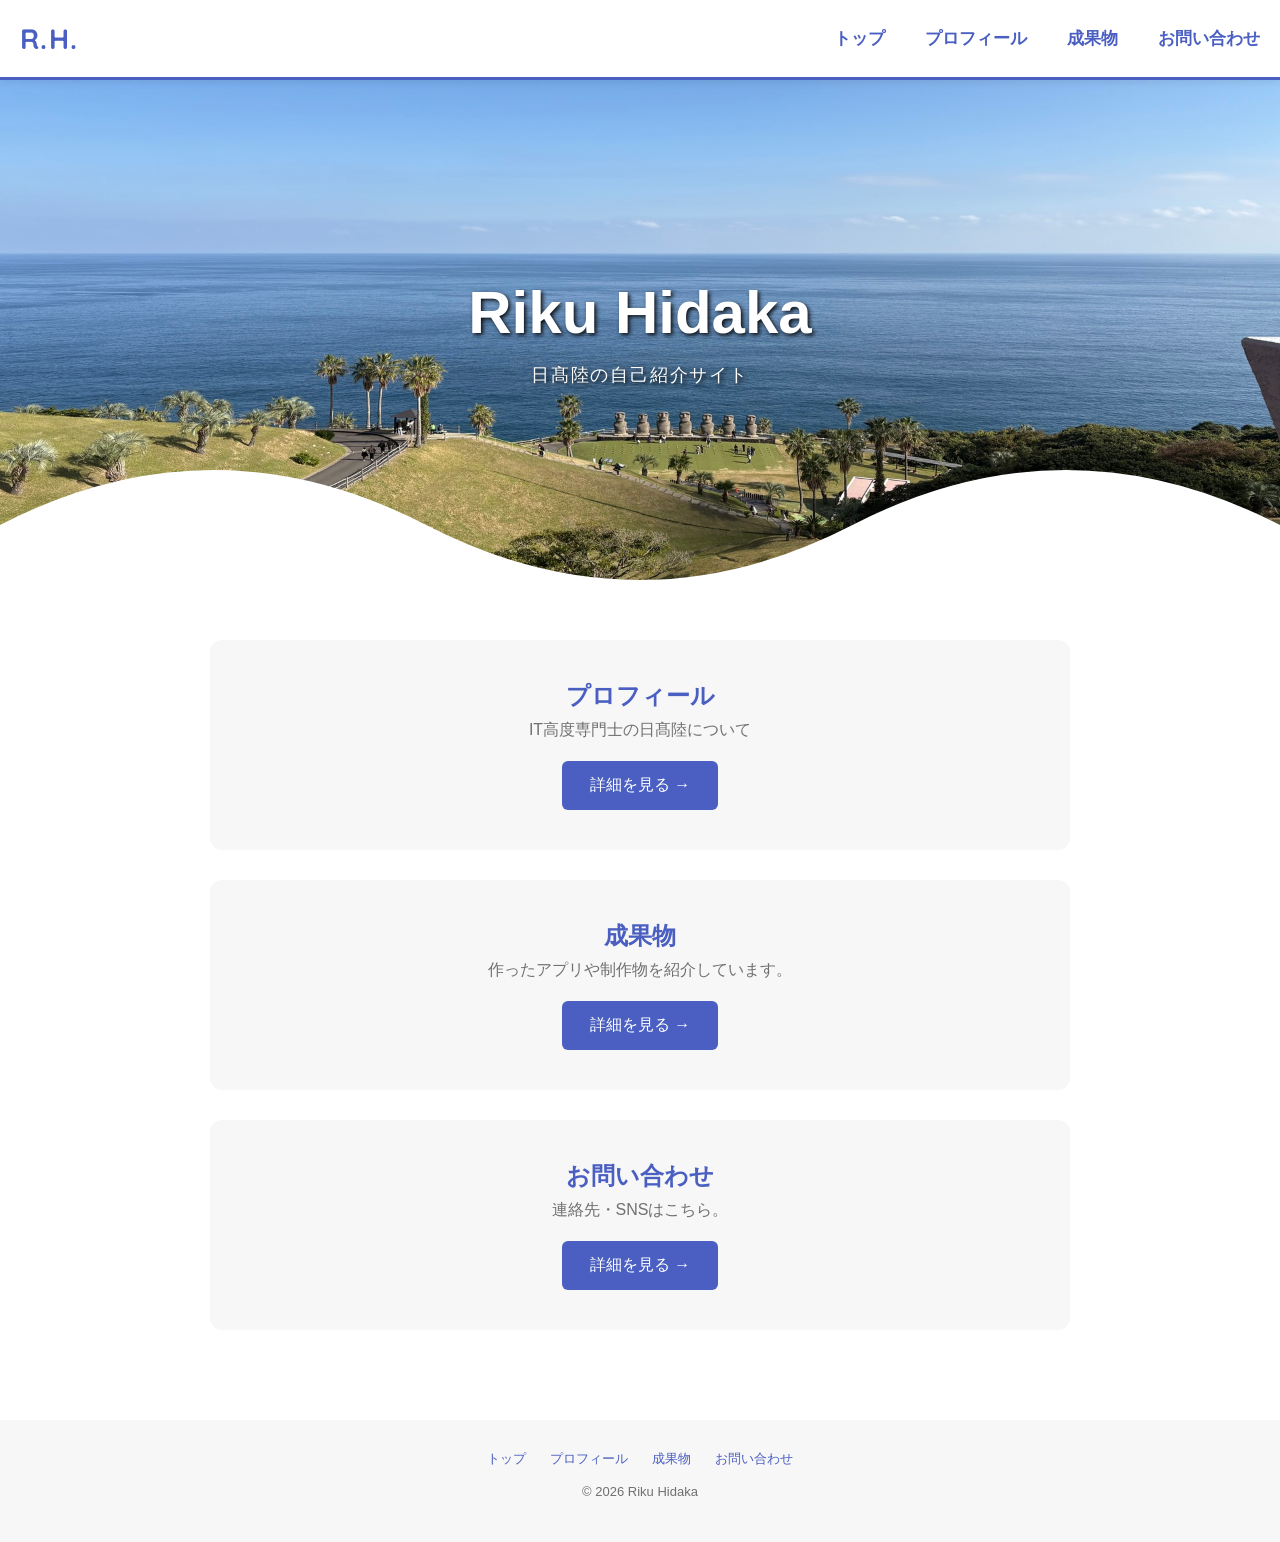
<file: index.html>
<!DOCTYPE html>
<html lang="ja">

<head>
    <meta charset="UTF-8">
    <meta name="viewport" content="width=device-width, initial-scale=1.0">
    <title>日髙陸|ポートフォリオ</title>
    <meta name="description" content="日高陸の自己紹介サイト">
    <link rel="stylesheet" href="css/style.css">
    <script src="js/script.js" defer></script>
    <link href="https://fonts.googleapis.com/css2?family=Quicksand:wght@700&display=swap" rel="stylesheet">
</head>

<body>
    <header id="header">
        <h1 class="logo"><a href="index.html">R.H.</a></h1>
        <div class="hambuger">
            <span></span>
            <span></span>
            <span></span>
        </div>
        <nav class="navi">
            <ul class="menu">
                <li><a href="index.html">トップ</a></li>
                <li><a href="profile.html">プロフィール</a></li>
                <li><a href="">成果物</a></li>
                <li><a href="">お問い合わせ</a></li>
            </ul>
        </nav>
    </header>

    <main>
        <section class="mainvisual">
            <img src="img/mainvisual.jpeg" alt="風景">
            <div class="mainvisual-text">
                <h2>Riku Hidaka</h2>
                <p>日髙陸の自己紹介サイト</p>
            </div>
            <svg class="wave" viewBox="0 0 100 20" preserveAspectRatio="none" xmlns="http://www.w3.org/2000/svg">
                <path d="M0,10 q16.65,-20 33.3,0 t33.3,0 t33.4,0 L100,20 L0,20 Z" fill="#ffffff"></path>
            </svg>
        </section>
        <div class="container">
            <section class="guide">
                <h3>プロフィール</h3>
                <p>IT高度専門士の日髙陸について</p>
                <a href="profile.html" class="btn">詳細を見る →</a>
            </section>

            <section class="guide">
                <h3>成果物</h3>
                <p>作ったアプリや制作物を紹介しています。</p>
                <a href="works.html" class="btn">詳細を見る →</a>
            </section>

            <section class="guide">
                <h3>お問い合わせ</h3>
                <p>連絡先・SNSはこちら。</p>
                <a href="contact.html" class="btn">詳細を見る →</a>
            </section>
        </div>

    </main>

    <footer id="footer">
        <ul class="footer-menu">
            <li><a href="index.html">トップ</a></li>
            <li><a href="profile.html">プロフィール</a></li>
            <li><a href="works.html">成果物</a></li>
            <li><a href="contact.html">お問い合わせ</a></li>
        </ul>
        <p>&copy; 2026 Riku Hidaka</p>
    </footer>
</body>

</html>
</file>
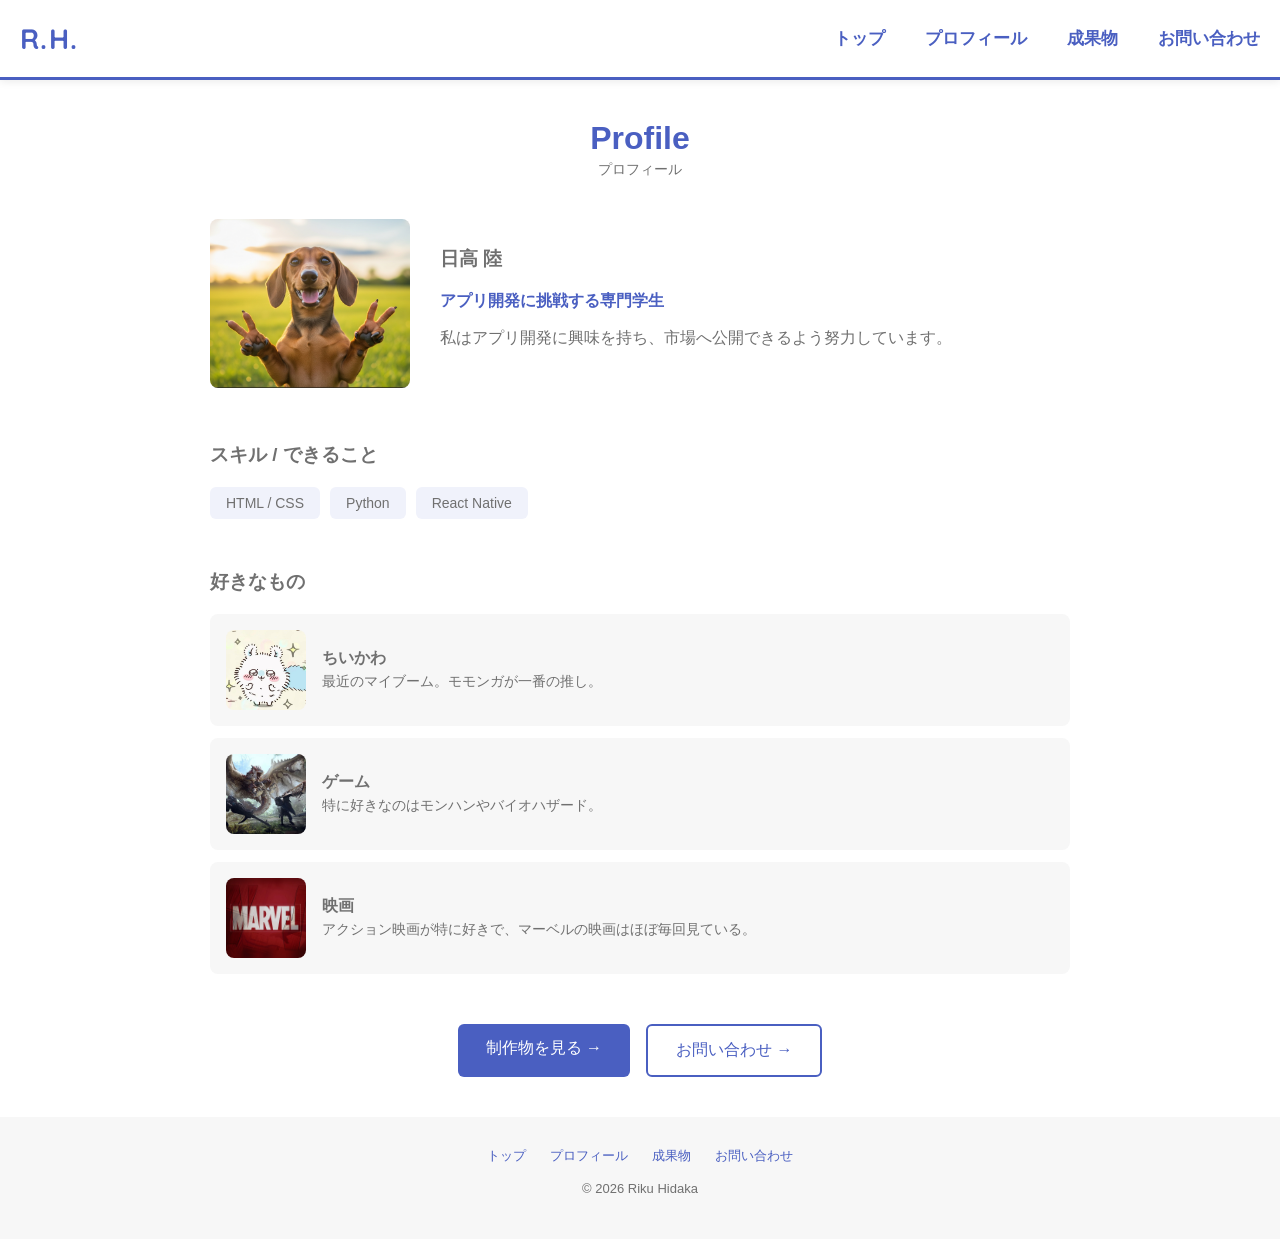
<file: profile.html>
<!DOCTYPE html>
<html lang="ja">

<head>
    <meta charset="UTF-8">
    <meta name="viewport" content="width=device-width, initial-scale=1.0">
    <title>Profile｜日高陸</title>
    <meta name="description" content="日高陸のプロフィール">
    <script src="js/script.js" defer></script>
    <link href="https://fonts.googleapis.com/css2?family=Quicksand:wght@700&display=swap" rel="stylesheet">
    <link rel="stylesheet" href="css/style.css">
</head>

<body class="subpage">
    <header id="header">
        <h1 class="logo"><a href="index.html">R.H.</a></h1>
        <div class="hambuger">
            <span></span>
            <span></span>
            <span></span>
        </div>
        <nav class="navi">
            <ul class="menu">
                <li><a href="index.html">トップ</a></li>
                <li><a href="profile.html">プロフィール</a></li>
                <li><a href="">成果物</a></li>
                <li><a href="">お問い合わせ</a></li>
            </ul>
        </nav>
    </header>

    <main>
        <!-- ページ見出し -->
        <section class="page-title">
            <h2>Profile</h2>
            <p>プロフィール</p>
        </section>

        <!-- 自己紹介（写真左・文章右） -->
        <section class="intro">
            <div class="intro-photo">
                <img src="img/profile.png" alt="プロフィール写真">
            </div>
            <div class="intro-text">
                <h3>日高 陸</h3>
                <p class="catch">アプリ開発に挑戦する専門学生</p>
                <p>私はアプリ開発に興味を持ち、市場へ公開できるよう努力しています。</p>
            </div>
        </section>

        <!-- スキル -->
        <section class="skills">
            <h3>スキル / できること</h3>
            <ul class="skill-list">
                <li>HTML / CSS</li>
                <li>Python</li>
                <li>React Native</li>
            </ul>
        </section>

        <!-- 好きなもの -->
        <section class="favorites">
            <h3>好きなもの</h3>
            <ul class="favorite-list">
                <li class="favorite-card">
                    <img src="img/favorite.png" alt="ちいかわ" class="favorite-thumb">
                    <div class="favorite-body">
                        <h4>ちいかわ</h4>
                        <p>最近のマイブーム。モモンガが一番の推し。</p>
                    </div>
                </li>
                <li class="favorite-card">
                    <img src="img/favorite2.png" alt="ゲーム" class="favorite-thumb">
                    <div class="favorite-body">
                        <h4>ゲーム</h4>
                        <p>特に好きなのはモンハンやバイオハザード。</p>
                    </div>
                </li>
                <li class="favorite-card">
                    <img src="img/favorite3.png" alt="映画" class="favorite-thumb">
                    <div class="favorite-body">
                        <h4>映画</h4>
                        <p>アクション映画が特に好きで、マーベルの映画はほぼ毎回見ている。</p>
                    </div>
                </li>
            </ul>
        </section>

        <!-- 次への導線 -->
        <section class="links">
            <a href="works.html" class="btn">制作物を見る →</a>
            <a href="contact.html" class="btn btn-sub">お問い合わせ →</a>
        </section>
    </main>

    <footer id="footer">
        <ul class="footer-menu">
            <li><a href="index.html">トップ</a></li>
            <li><a href="profile.html">プロフィール</a></li>
            <li><a href="works.html">成果物</a></li>
            <li><a href="contact.html">お問い合わせ</a></li>
        </ul>
        <p>&copy; 2026 Riku Hidaka</p>
    </footer>
</body>

</html>
</file>
<file: css/style.css>
@charset "UTF-8";

/*--------------------------
全体の設定
---------------------------*/
*, *::before, *::after {
    box-sizing: border-box;
}
html {
    font-size: 100%;
}
body {
    margin: 0;
    color: #707070;
    font-family: sans-serif;
    background-color: #ffffff;
}

/*--------------------------
ヘッダー
---------------------------*/
#header {
    width: 100%;
    height: 80px;
    display: flex;
    justify-content: space-between;
    align-items: center;
    padding: 0 20px;
    position: sticky;
    top: 0;
    z-index: 10;
    background: #ffffff;
    box-shadow: 0 2px 8px rgba(0, 0, 0, 0.08);
    border-bottom: 3px solid #4a5fc1;
}
#header .logo {
    margin: 0;
    font-size: 28px;
    font-weight: bold;
    letter-spacing: 0.05em;
}
#header .logo a {
    color: #4a5fc1;
    text-decoration: none;
    font-family: 'Quicksand', sans-serif;
}
#header .navi .menu {
    display: flex;
    align-items: center;
    list-style: none;
    padding-left: 0;
}
#header .navi .menu li {
    margin-left: 40px;
    font-size: 17px;
}
#header .navi li a {
    color: #4a5fc1;
    text-decoration: none;
    font-weight: bold;
}
/* ロゴ・ナビ：ホバーで少し透明に */
#header .logo a,
#header .navi li a {
    transition: opacity 0.3s;
}
#header .logo a:hover,
#header .navi li a:hover {
    opacity: 0.6;
}
/* ハンバーガー：PCでは隠す */
.hambuger {
    display: none;
}

/*--------------------------
メインビジュアル
---------------------------*/
.mainvisual {
    height: 500px;
    line-height: 0;
    overflow: hidden;
    position: relative;
}
.mainvisual img {
    width: 100%;
    height: 100%;
    object-fit: cover;
    object-position: center 70%;
}
.mainvisual .wave {
    position: absolute;
    left: 0;
    bottom: 0;
    width: 100%;
    height: 110px;
    display: block;
}
.mainvisual-text {
    position: absolute;
    top: 50%;
    left: 50%;
    transform: translate(-50%, -50%);
    z-index: 2;
    text-align: center;
    color: #ffffff;
    text-shadow: 2px 2px 4px rgba(0, 0, 0, 0.9);
    line-height: 1.4;
}
.mainvisual-text h2 {
    margin: 0;
    font-size: 60px;
}
.mainvisual-text p {
    margin: 8px 0 0;
    font-size: 18px;
    letter-spacing: 0.1em;
}

/*--------------------------
トップページのコンテンツ
---------------------------*/
.container {
    max-width: 900px;
    margin: 0 auto;
    padding: 60px 20px;
}
.guide {
    text-align: center;
    padding: 40px 20px;
    margin-bottom: 30px;
    background: #f7f7f7;
    border-radius: 12px;
}
.guide h3 {
    margin: 0 0 8px;
    font-size: 24px;
    color: #4a5fc1;
}
.guide p {
    margin: 0 0 20px;
}

/*--------------------------
共通ボタン
---------------------------*/
.btn {
    display: inline-block;
    padding: 14px 28px;
    background: #4a5fc1;
    color: #ffffff;
    text-decoration: none;
    border-radius: 6px;
}
.btn-sub {
    background: #ffffff;
    color: #4a5fc1;
    border: 2px solid #4a5fc1;
}

/*--------------------------
下層ページ共通
---------------------------*/
.subpage main {
    max-width: 900px;
    margin: 0 auto;
    padding: 40px 20px;
}
.page-title {
    text-align: center;
    margin-bottom: 40px;
}
.page-title h2 {
    margin: 0;
    font-size: 32px;
    color: #4a5fc1;
}
.page-title p {
    margin: 4px 0 0;
    font-size: 14px;
}

/* 自己紹介（写真左・文章右） */
.intro {
    display: flex;
    align-items: center;
    gap: 30px;
    margin-bottom: 50px;
}
.intro-photo {
    flex-shrink: 0;
    width: 200px;
}
.intro-photo img {
    width: 100%;
    height: auto;
    border-radius: 8px;
}
.intro-text h3 {
    margin-top: 0;
}
.intro-text .catch {
    color: #4a5fc1;
    font-weight: bold;
}

/* スキル */
.skills {
    margin-bottom: 50px;
}
.skill-list {
    display: flex;
    flex-wrap: wrap;
    gap: 10px;
    list-style: none;
    padding-left: 0;
}
.skill-list li {
    padding: 8px 16px;
    background: #f0f2fb;
    border-radius: 6px;
    font-size: 14px;
}

/* 好きなもの */
.favorites {
    margin-bottom: 50px;
}
.favorite-list {
    list-style: none;
    padding-left: 0;
    margin: 0;
}
.favorite-card {
    display: flex;
    align-items: center;
    gap: 16px;
    padding: 16px;
    margin-bottom: 12px;
    background: #f7f7f7;
    border-radius: 8px;
}
.favorite-thumb {
    flex-shrink: 0;
    width: 80px;
    height: 80px;
    object-fit: cover;
    border-radius: 8px;
}
.favorite-body h4 {
    margin: 0 0 4px;
}
.favorite-body p {
    margin: 0;
    font-size: 14px;
}

/* 次への導線 */
.links {
    display: flex;
    justify-content: center;
    gap: 16px;
}

/*--------------------------
フッター
---------------------------*/
#footer {
    padding: 30px 20px;
    background: #f7f7f7;
    text-align: center;
    font-size: 13px;
}
.footer-menu {
    display: flex;
    justify-content: center;
    flex-wrap: wrap;
    gap: 24px;
    list-style: none;
    padding-left: 0;
    margin: 0 0 16px;
}
.footer-menu a {
    color: #4a5fc1;
    text-decoration: none;
}
.footer-menu a:hover {
    opacity: 0.6;
}

/*--------------------------
スマートフォン
---------------------------*/
@media screen and (max-width: 767px) {
    #header {
        height: 60px;
    }
    .mainvisual {
        height: 40vh;
    }
    .mainvisual .wave {
        height: 50px;
    }
    .mainvisual-text h2 {
        font-size: 40px;
    }
    .mainvisual-text p {
        font-size: 14px;
    }

    /* ナビをハンバーガー開閉式に */
    #header .navi {
        position: absolute;
        top: 100%;
        right: 0;
        background: #ffffff;
        box-shadow: 0 2px 4px rgba(0, 0, 0, 0.1);
        opacity: 0;
        visibility: hidden;
        transform: translateY(-10px);
        transition: opacity 0.3s, transform 0.3s, visibility 0.3s;
    }
    #header .navi.open {
        opacity: 1;
        visibility: visible;
        transform: translateY(0);
    }
    #header .navi .menu {
        flex-direction: column;
        align-items: flex-start;
    }
    #header .navi .menu li {
        margin: 0;
        padding: 14px 20px;
        width: 100%;
    }
    .hambuger {
        display: flex;
        flex-direction: column;
        justify-content: center;
        gap: 6px;
        width: 30px;
        height: 30px;
        cursor: pointer;
    }
    .hambuger span {
        display: block;
        width: 100%;
        height: 3px;
        background: #4a5fc1;
        border-radius: 2px;
    }

    /* 下層ページ */
    .subpage main {
        padding: 30px 16px;
    }
    .intro {
        flex-direction: column;
        text-align: center;
    }
    .links {
        flex-direction: column;
    }
}
</file>
